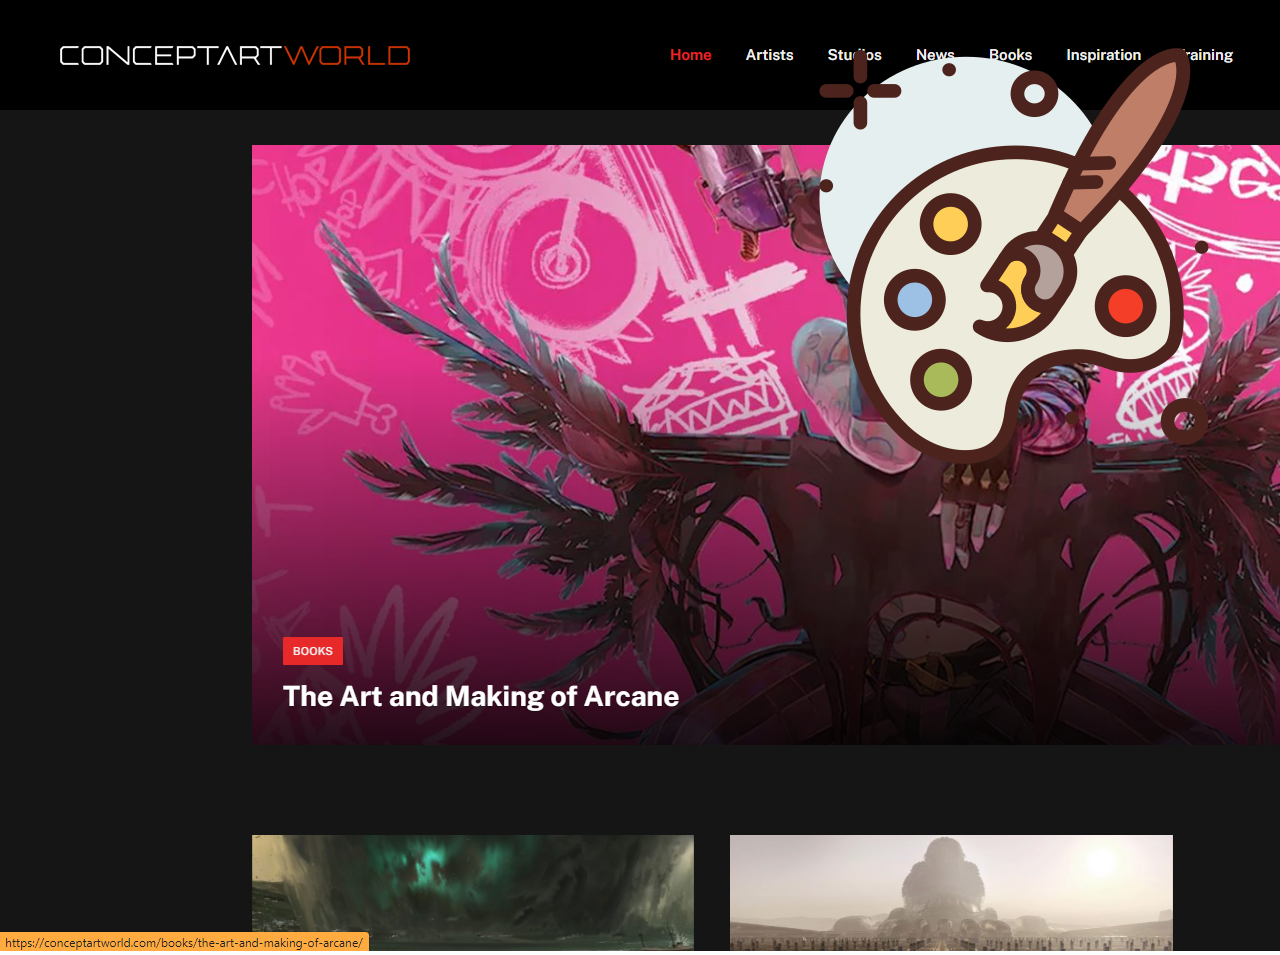
<file: index.html>
<!doctype html>
<html>
    <head>
    <meta charset="utf-8">
    <title>Artists</title>
    <link rel="icon" type="img/x-con" href="img/favicon.ico">
    <link rel="stylesheet" type="text/css" href="css/style.css">
    </head>
    <body>
        <div id="A">
            <a target="_self" href="artists.html">
                <img src="img/home.jpg">
            </a>
        </div>
        <div id="B">
            <a href="https://blush.design/" target="_blank">
                <img src="img/artboard.png">
            </a>
        </div>
    </body>
</html>
</file>
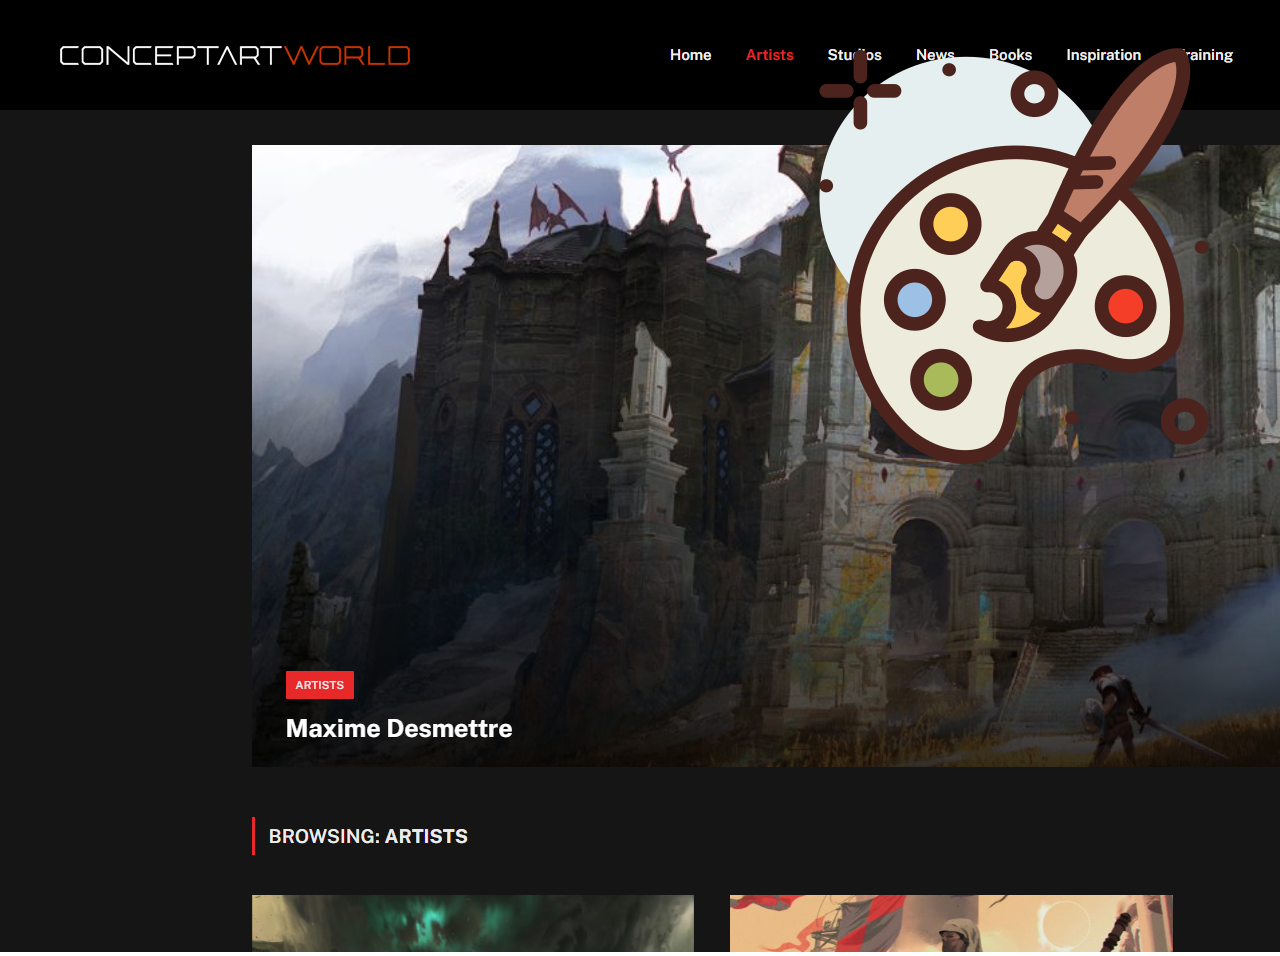
<file: artists.html>
<!doctype html>
<html>
    <head>
    <meta charset="utf-8">
    <title>Artists</title>
    <link rel="icon" type="img/x-con" href="img/favicon.ico">
    <link rel="stylesheet" type="text/css" href="css/style.css">
    </head>
    <body>
        <div id="A">
            <a target="_self" href="studios.html">
                <img src="img/artists.jpg">
            </a>
        </div>
        <div id="B">
            <a href="https://blush.design/" target="_blank">
                <img src="img/artboard.png">
            </a>
        </div>
    </body>
</html>
</file>
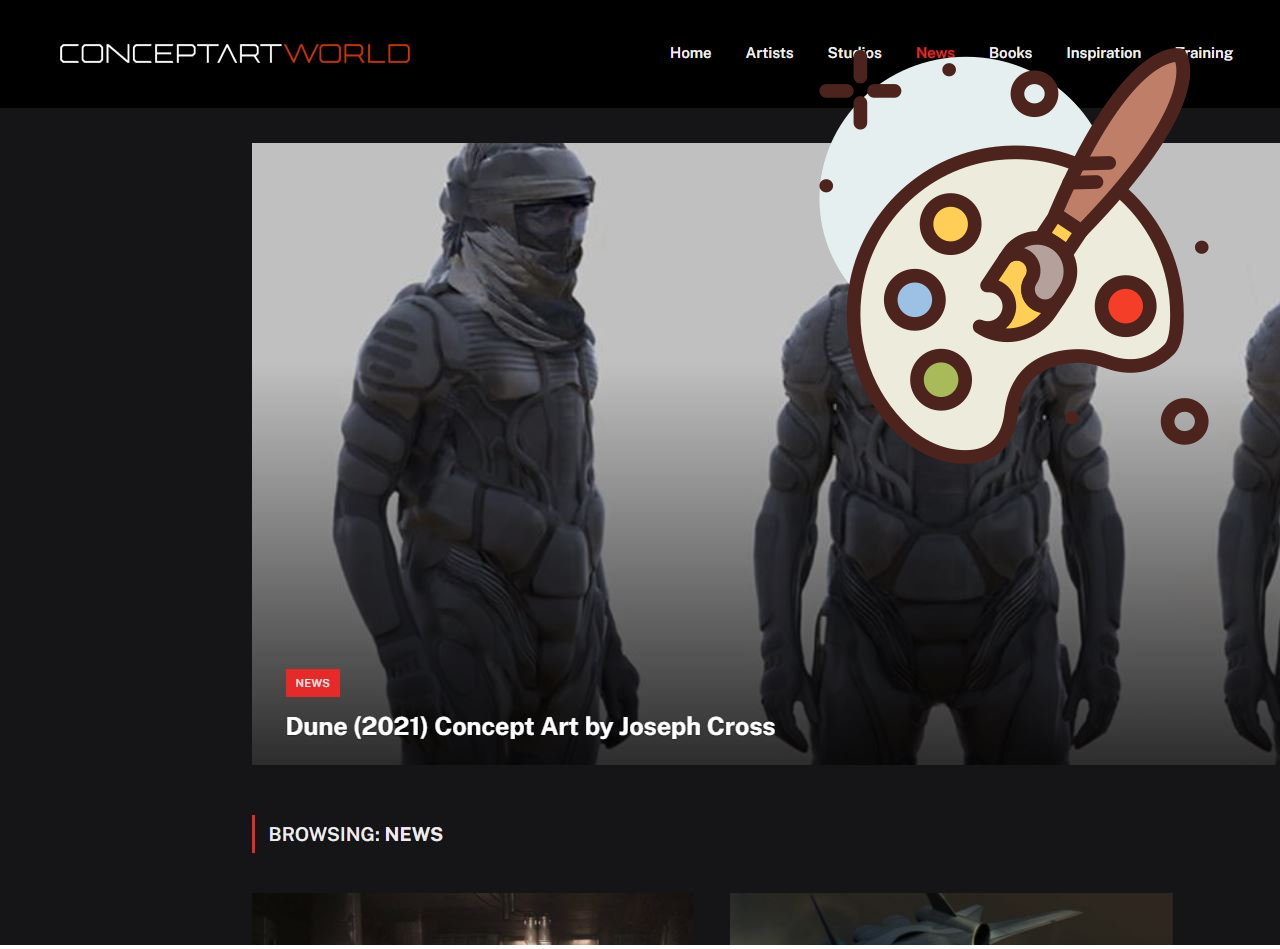
<file: news.html>
<!doctype html>
<html>
    <head>
    <meta charset="utf-8">
    <title>Artists</title>
    <link rel="icon" type="img/x-con" href="img/favicon.ico">
    <link rel="stylesheet" type="text/css" href="css/style.css">
    </head>
    <body>
        <div id="A">
            <a target="_self" href="index.html">
                <img src="img/news.JPG">
            </a>
        </div>
        <div id="B">
            <a href="https://blush.design/" target="_blank">
                <img src="img/artboard.png">
            </a>
        </div>
    </body>
</html>
</file>
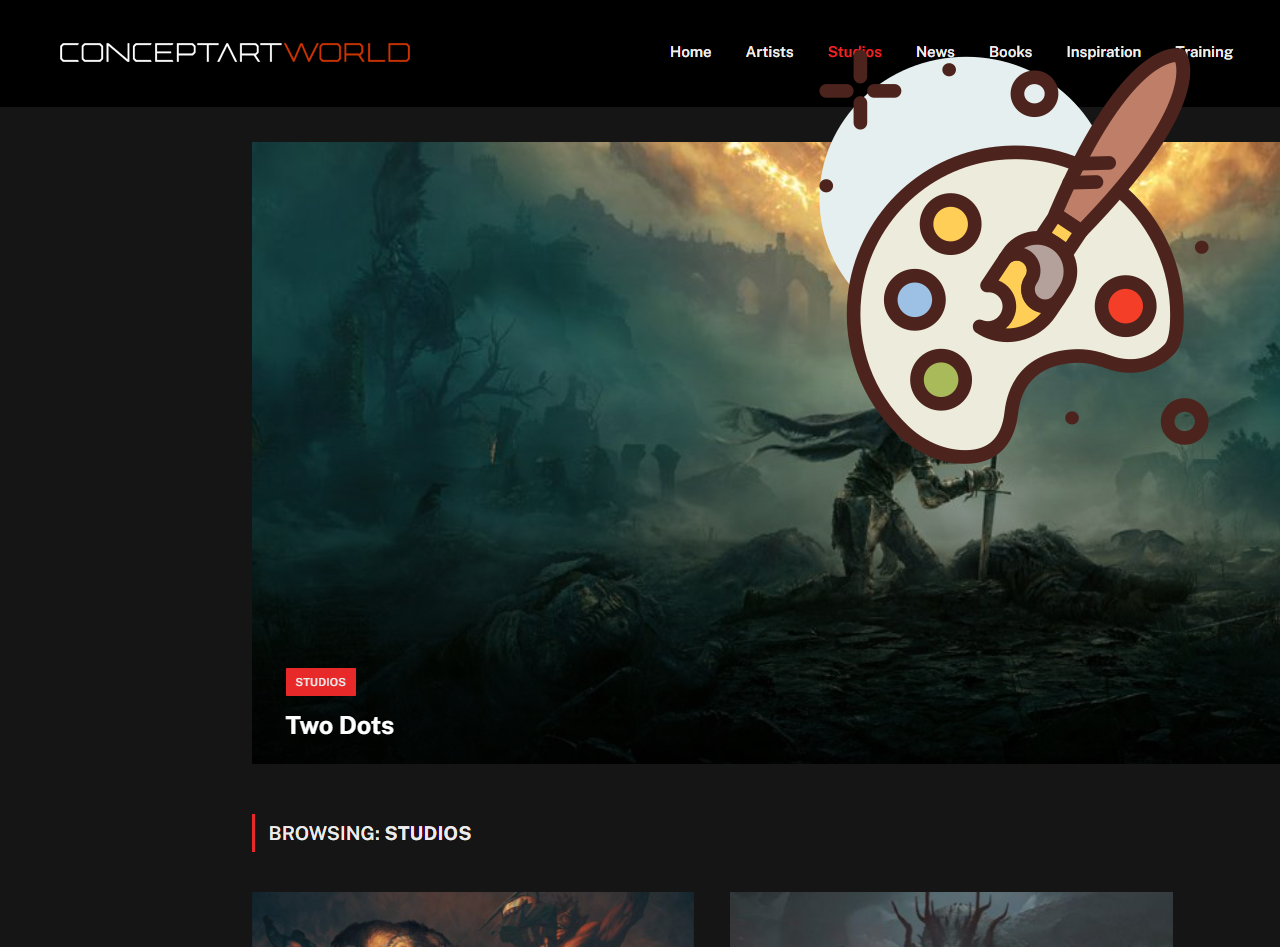
<file: studios.html>
<!doctype html>
<html>
    <head>
    <meta charset="utf-8">
    <title>Artists</title>
    <link rel="icon" type="img/x-con" href="img/favicon.ico">
    <link rel="stylesheet" type="text/css" href="css/style.css">
    </head>
    <body>
        <div id="A">
            <a target="_self" href="news.html">
                <img src="img/studios.jpg">
            </a>
        </div>
        <div id="B">
            <a href="https://blush.design/" target="_blank">
                <img src="img/artboard.png">
            </a>
        </div>
    </body>
</html>
</file>
<file: css/style.css>
body{
    margin: 0px;
}
#A{
    position: relative;
    width: 100%;
    z-index: 0;
    float: left;
}
#B{
    position: absolute;
    right: 10px;
    z-index: 3;
    float: left;
}
</file>
